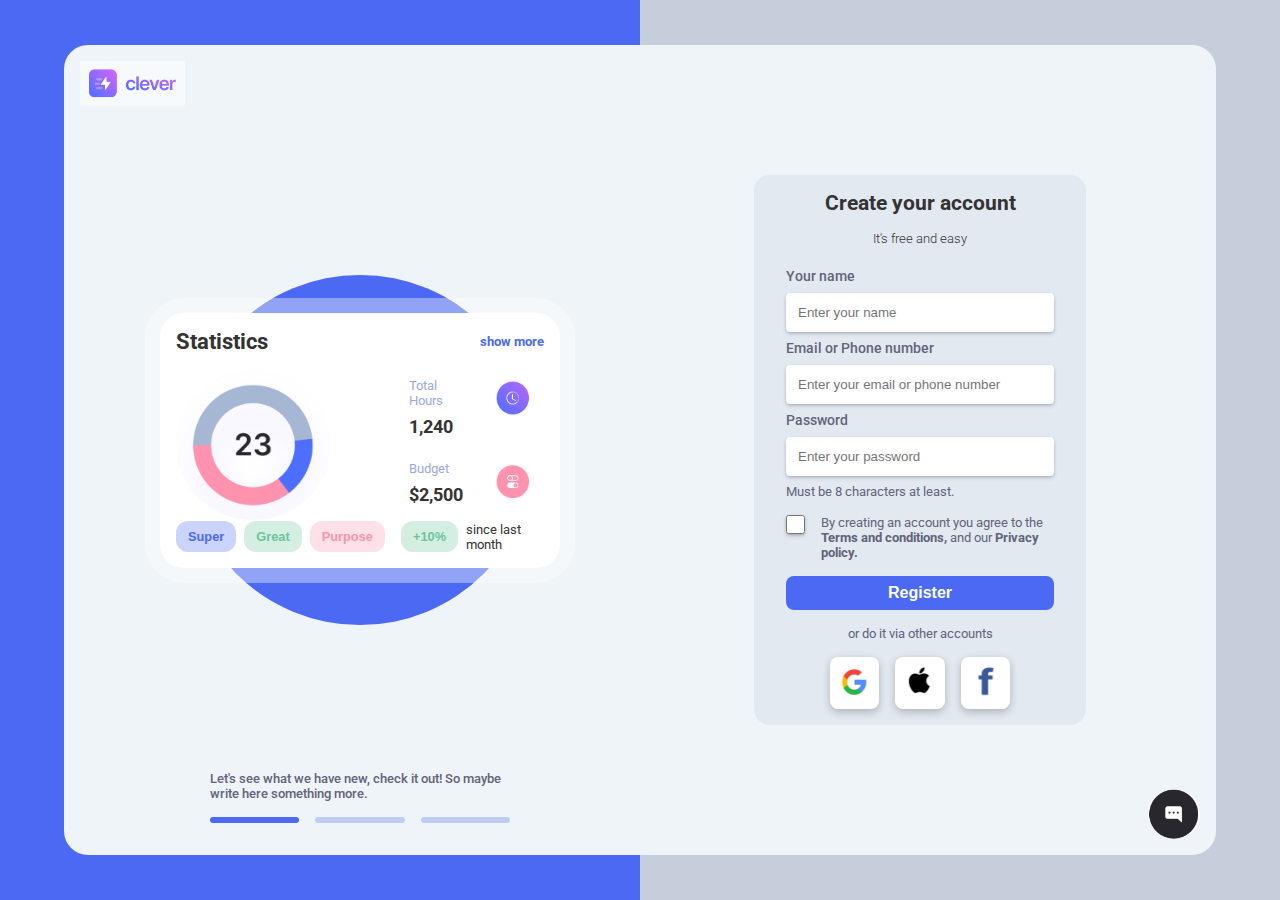
<file: first-challenge-design/index.html>
<!DOCTYPE html>
<html lang="en">

<head>
    <meta charset="UTF-8">
    <meta http-equiv="X-UA-Compatible" content="IE=edge">
    <meta name="viewport" content="width=device-width, initial-scale=1.0">
    <link rel="stylesheet" href="./style.css">
    <link rel="preconnect" href="https://fonts.googleapis.com">
    <link rel="preconnect" href="https://fonts.gstatic.com" crossorigin>
    <link href="https://fonts.googleapis.com/css2?family=Roboto:wght@100;300;400;500;700;900&display=swap"
        rel="stylesheet">
    <title>Klab Design</title>
</head>

<body>
    <main>
        <div class="container">
            <section class="left">
                <div class="logo">
                    <img src="./images/logo.png" alt="Clever">
                </div>

                <div class="left__circle"></div>
                <div class="analytics">
                    <div class="analytics__drop-shadow"></div>
                    <div class="analytics__stats">
                        <div class="analytics__stats-header">
                            <h2>Statistics</h2>
                            <a href="" class="analytics__stats-link">show more</a>
                        </div>
                        <div class="analytics__charts">
                            <div class="analytics__charts-overall">
                                <img src="./images/chart.png" class="overall_img" alt="chart">
                                <div class="analytics__buttons">
                                    <button class="primary">Super</button>
                                    <button class="success">Great</button>
                                    <button class="danger">Purpose</button>
                                </div>
                            </div>
                            <div class="analytics__charts-totals">
                                <div class="analytics__charts-totals__total">
                                    <span class="total__text">
                                        <span class="total__text-caption">Total Hours</span>
                                        <span class="total__text-count">1,240</span>
                                    </span>
                                    <img src="./images/alarm.png" alt="time" class="total_img">
                                </div>
                                <div class="analytics__charts-totals__total">
                                    <span class="total__text">
                                        <span class="total__text-caption">Budget</span>
                                        <span class="total__text-count">$2,500</span>
                                    </span>
                                    <img src="./images/money.png" alt="time" class="total_img">
                                </div>
                                <div class="analytics__buttons">
                                    <button class="success">+10%</button>
                                    <span>since last month</span>
                                </div>
                            </div>
                        </div>
                    </div>
                </div>

                <div class="left__footer">
                    <div class="left_footer-text">
                        Let's see what we have new, check it out! So
                        maybe write here something more.
                    </div>
                    <div class="left_footer-bars">
                        <span class="left_footer-bar"></span>
                        <span class="left_footer-bar"></span>
                        <span class="left_footer-bar"></span>
                    </div>
                </div>
            </section>

            <section class="right">
                <div class="right__header">
                    <h1 class="right__header-title">Create your account</h1>
                    <p class="right__header-subtitle">It's free and easy</p>
                </div>
                <div class="signup">
                    <form class="signup__form" action="">
                        <label for="name">Your name</label>
                        <input type="text" id="name" placeholder="Enter your name" />
                        <label>Email or Phone number</label>
                        <input type="text" placeholder="Enter your email or phone number" />
                        <label>Password</label>
                        <input type="text" placeholder="Enter your password" />
                        <div class="signup__form-helptext">Must be 8 characters at least.</div>
                        <label class="signup__form-checklabel" for="check">
                            <input type="checkbox" id="check" />
                            <p>By creating an account you agree to the <strong>Terms and conditions,</strong>
                                and our <strong>Privacy policy.</strong></p>
                        </label>
                        <button class="signup__form-button">Register</button>
                    </form>
                    <div class="signup__helptext">or do it via other accounts</div>
                    <div class="signup__options">
                        <div class="signup__options-option">
                            <img src="./images/google.png" alt="google">
                        </div>
                        <div class="signup__options-option">
                            <img src="./images/apple.png" alt="apple">
                        </div>
                        <div class="signup__options-option">
                            <img src="./images/facebook.png" alt="facebook">
                        </div>
                    </div>
                </div>

            </section>
            <div class="container__cornerimg">
                <img src="./images/chat.png" alt="chat">
            </div>
        </div>
    </main>
</body>

</html>
</file>
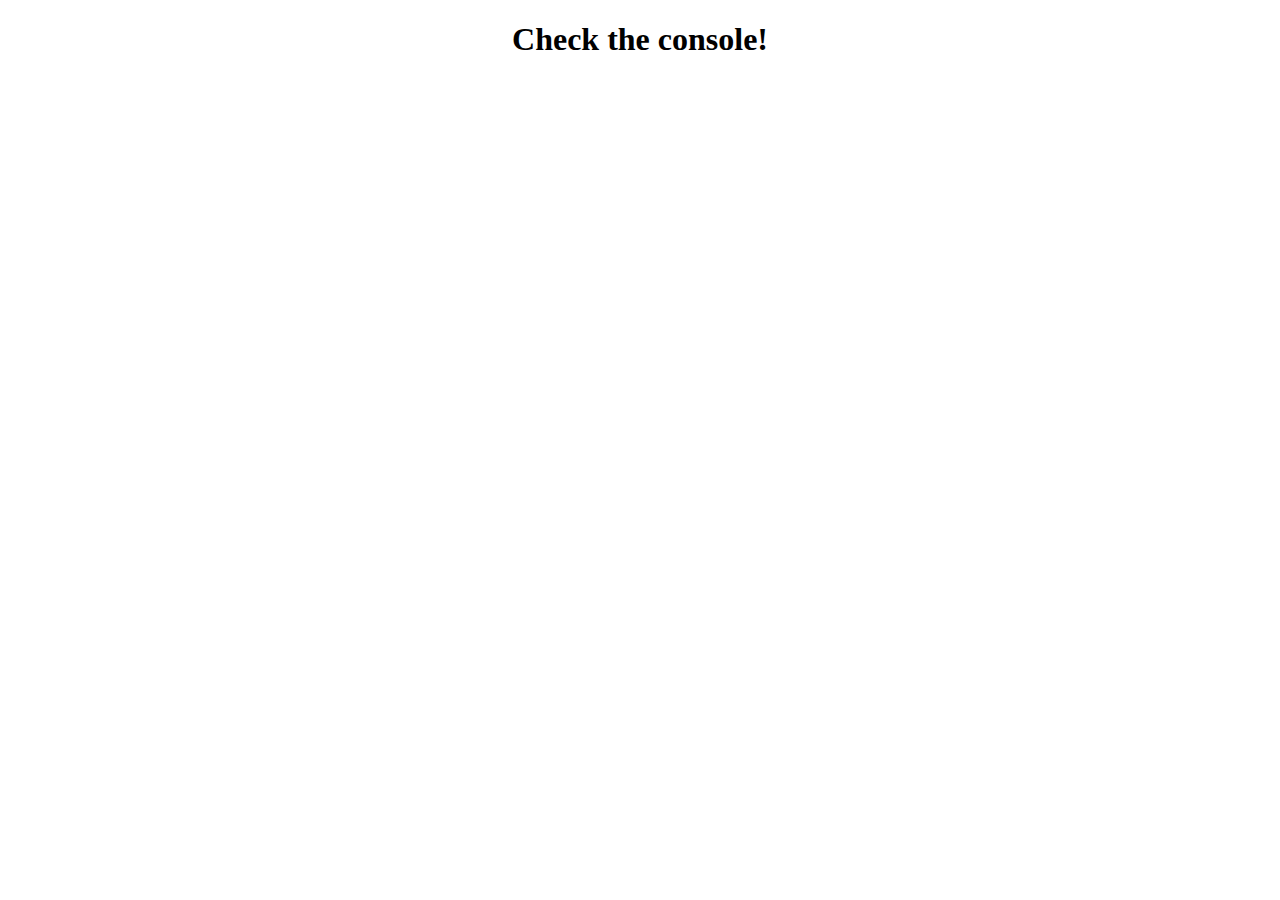
<file: second-challenge-js/index.html>
<!DOCTYPE html>
<html lang="en">
<head>
    <meta charset="UTF-8">
    <meta http-equiv="X-UA-Compatible" content="IE=edge">
    <meta name="viewport" content="width=device-width, initial-scale=1.0">
    <title>Script Test</title>
</head>
<body>
    <h1 style="text-align: center;">Check the console!</h1>
    
    <script src="./script.js" defer></script>
</body>
</html>
</file>
<file: first-challenge-design/style.css>
*,
*::before,
*::after {
    box-sizing: border-box;
    padding: 0;
    margin: 0;
}


html,
body {
    margin: 0;
    min-height: 100vh;
}

:root {
    --royal-blue: #4b69f2;
    --royal-blue-opacity: #4b6af24a;
    --white-ash: #eef4f8;
    --purple: #9ca9dc;
    --portage: #976af4;
    --pink: #f895b0;
    --pink-opacity: #f895b04a;
    --heather: #c6cedb;
    --heather-opacity: #c6cedb4a;
    --green: #6cc59c;
    --green-opacity: #6cc59c4a;
    --buttercup: #f0b71c;
    --tea: #c1bbb0;
    --radius: 1.50rem;
    --text-accent: rgb(99, 99, 122);
    color: #333;
    font-family: 'Roboto', sans-serif;
}

main {
    min-height: 100vh;
    display: flex;
    align-items: center;
    justify-content: center;
    position: relative;
}

main::before {
    content: "";
    position: absolute;
    inset: 0;
    left: 50%;
    background-color: var(--heather);
    z-index: -1;
}

main::after {
    content: "";
    position: absolute;
    inset: 0;
    right: 50%;
    background-color: var(--royal-blue);
    z-index: -1;
}

.container {
    width: 90vw;
    height: 90vh;
    background-color: var(--white-ash);
    border-radius: var(--radius);
    padding: 1rem;
    display: grid;
    grid-template-columns: 1fr 1fr;
    position: relative;
}


.container .left {
    display: flex;
    flex-direction: column;
    justify-content: space-between;
    position: relative;
}

.left__circle {
    position: absolute;
    width: 350px;
    height: 350px;
    border-radius: 50%;
    background-color: var(--royal-blue);

    top: 50%;
    left: 50%;
    transform: translate(-50%, -50%);
}

.analytics__stats {
    display: flex;
    flex-direction: column;
    padding: 1rem;
    gap: 1rem;
    margin: 0 auto;
    position: relative;
    z-index: 2;
    border-radius: var(--radius);
    max-width: 400px;
    background-color: rgba(255, 255, 255);
    box-shadow: 0 0 0 15px rgba(255, 255, 255, 0.392);
}

.analytics__charts {
    flex: 1;
    display: grid;
    grid-template-columns: 1fr 1fr;
    gap: 1rem;
}

.analytics__charts-overall {
    display: flex;
    flex-direction: column;
    justify-content: space-between;
}

.analytics__stats-header {
    display: flex;
    justify-content: space-between;
    align-items: center;
    font-size: .9rem;
}

.analytics__stats-link {
    color: var(--royal-blue);
    text-decoration: none;
    font-size: .8rem;
    font-weight: bold;
}

.overall_img {
    height: 150px;
    width: 155px;
    border-radius: 50%;
}

.analytics__charts-totals {
    display: flex;
    justify-content: space-between;
    gap: .5rem;
    flex-direction: column;
}

.analytics__charts-totals__total {
    display: grid;
    grid-template-columns: 1fr 1fr;
    padding: .5rem;
}

.total__text {
    display: flex;
    flex-direction: column;
    gap: .5rem;
}

.total__text-caption {
    font-size: .8rem;
    color: var(--purple);
}

.total__text-count {
    font-size: 1.14rem;
    font-weight: bold;
}

.total_img {
    height: 40px;
    width: 45px;
    border-radius: 50%;
    justify-self: flex-end;
    grid-column-start: 2;
    grid-row-end: 0;
}

.analytics__buttons {
    grid-column-start: 1;
    grid-column-end: 3;
    display: flex;
    align-items: center;
    font-size: small;
    gap: .5rem;
}

.analytics__buttons button {
    border: 0;
    padding: .5rem .75rem;
    border-radius: .75rem;
    font-weight: bold;
    font-size: .8rem !important;
}

button.success {
    color: var(--green);
    background-color: var(--green-opacity);
}

button.primary {
    color: var(--royal-blue);
    background-color: var(--royal-blue-opacity);
}

button.danger {
    color: var(--pink);
    background-color: var(--pink-opacity);
}

.left__footer {
    display: flex;
    flex-direction: column;
    width: 300px;
    font-size: 13px;
    align-self: center;
    font-weight: 500;
    color: var(--text-accent);
    gap: 1rem;
    margin-bottom: 1rem;
}

.left_footer-bars {
    display: flex;
    align-items: center;
    justify-content: center;
    gap: 1rem;
}

.left_footer-bar {
    height: 5.7px;
    flex: 1;
    border-radius: var(--radius);
    background-color: var(--royal-blue-opacity);
}

.left_footer-bar:first-of-type {
    background-color: var(--royal-blue);
}

.right {
    display: flex;
    align-items: center;
    flex-direction: column;
    background-color: var(--heather-opacity);
    padding: 1rem;
    border-radius: 1rem;
    align-self: center;
    justify-self: center;
    max-width: 400px;
}

.signup {
    display: flex;
    align-items: center;
    flex-direction: column;
}

.right__header {
    display: flex;
    flex-direction: column;
    align-items: center;
    gap: 1rem;
    margin-bottom: .35rem;
}

.right__header-title {
    font-size: 1.3rem;
    font-weight: bold;
}

.right__header-subtitle {
    font-weight: 300;
    font-size: small;
}

.signup__form {
    display: flex;
    flex-direction: column;
    gap: .5rem;
    max-width: 300px;
    padding: 1rem;
    border-radius: 1rem;
}

.signup__form input {
    padding: .75rem;
    border-radius: .25rem;
    border: 0;
    background-color: white;
    box-shadow: rgba(50, 50, 93, 0.25) 0px 2px 5px -1px, rgba(0, 0, 0, 0.3) 0px 1px 3px -1px;
    outline: none;
}

.signup__form label {
    font-weight: 500;
    font-size: .9rem;
    color: var(--text-accent);
}

.signup__form-helptext,
.signup__helptext {
    color: var(--text-accent);
    font-size: small;
}

.signup__form-checklabel {
    margin: .5rem 0;
    display: grid;
    grid-template-columns: auto 1fr;
    align-items: flex-start;
    gap: 1rem;
}

.signup__form-checklabel input {
    position: relative;
    height: 1.2rem;
    width: 1.2rem;
    border-color: var(--heather);
    cursor: pointer;
}

.signup__form-checklabel p {
    font-weight: 400;
    font-size: .8rem;
}

.signup__form-button {
    border: 0;
    background-color: var(--royal-blue);
    color: white;
    padding: .5rem .75rem;
    font-weight: 600;
    font-size: 1rem;
    border-radius: .5rem;
    cursor: pointer;
}

.signup__options {
    display: flex;
    align-items: center;
    justify-content: center;
    gap: 1rem;
    margin-top: 1rem;
}

.signup__options-option {
    padding: .5rem;
    border-radius: .5rem;
    background-color: white;
    box-shadow: rgba(0, 0, 0, 0.24) 0px 3px 8px;
    cursor: pointer;
}

.signup__options-option img {
    height: 2rem;
    width: 2.1rem;
}

.container__cornerimg {
    position: absolute;
    bottom: 1rem;
    right: 1rem;
    border-radius: 50%;
    display: flex;
    align-items: center;
    justify-content: center;
    overflow: hidden;
    height: 50px;
    width: 52px;
    left: auto;
    top: auto;
}
</file>
